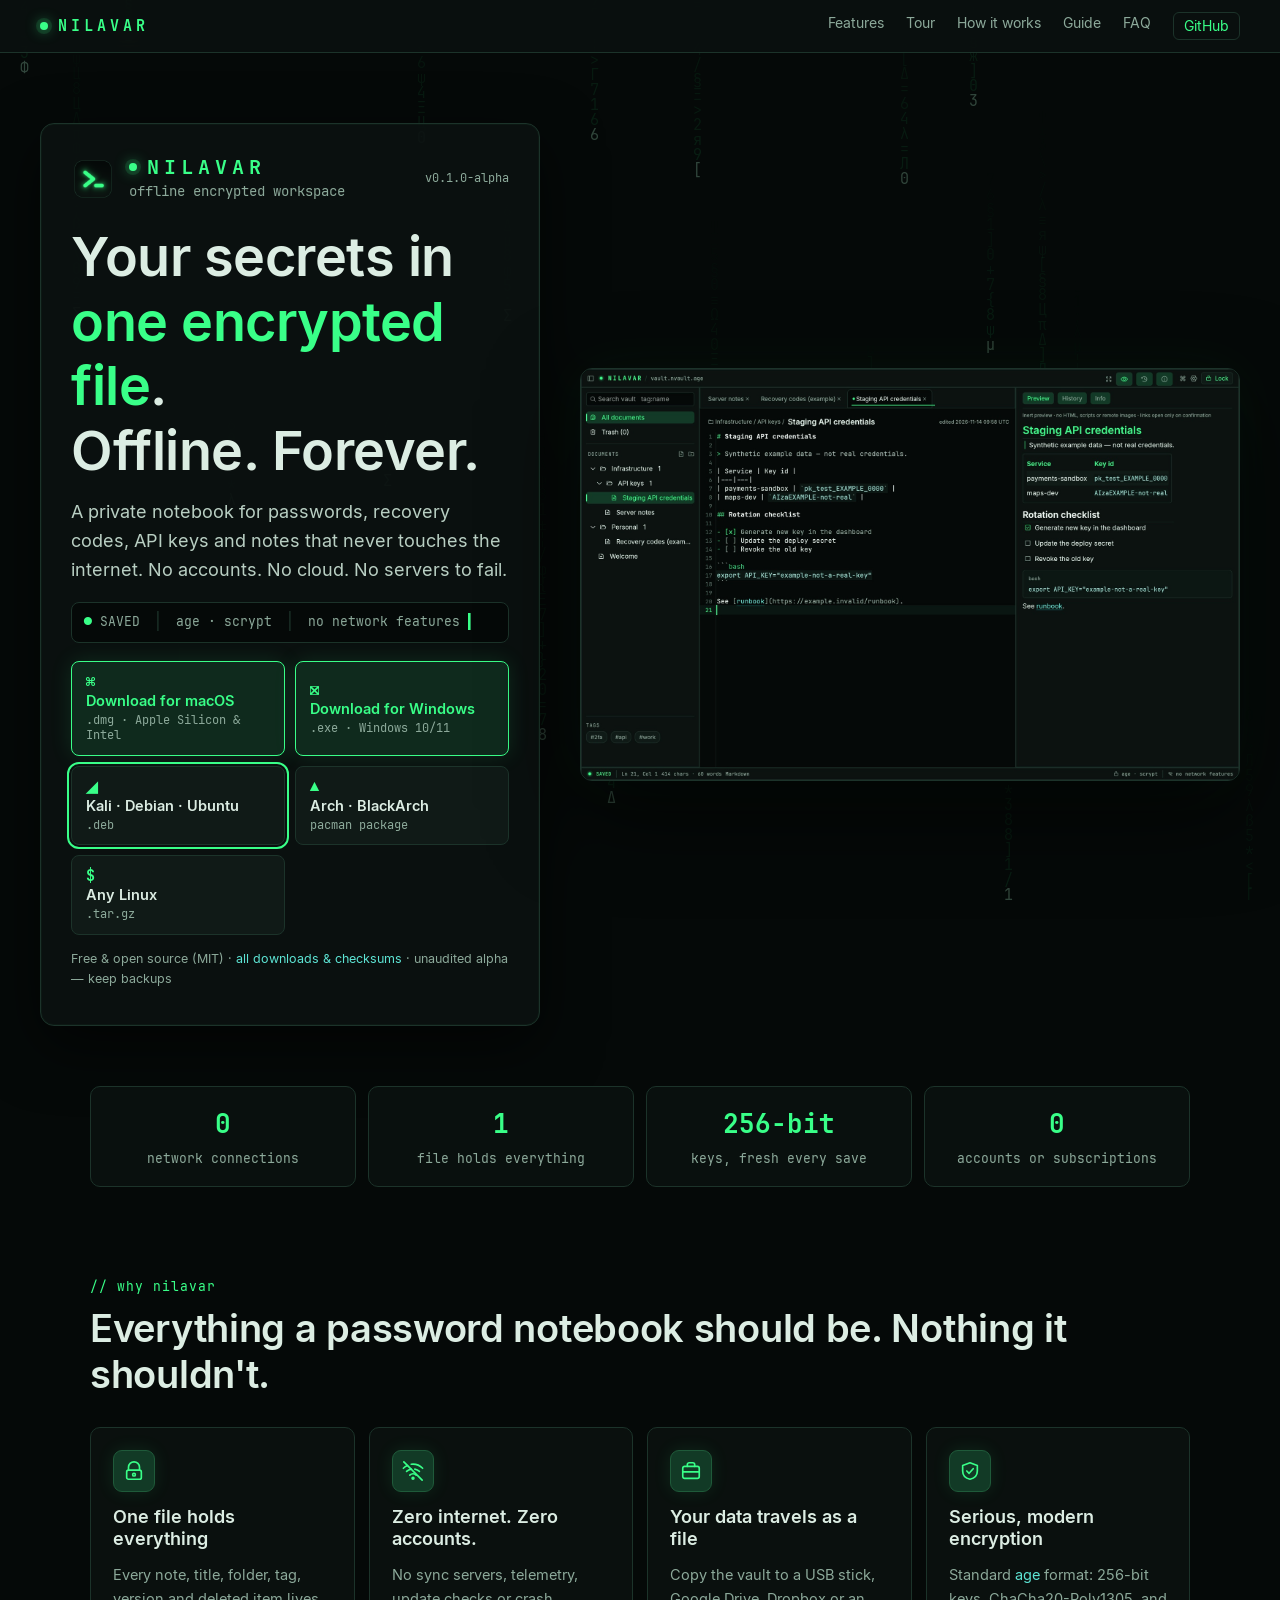
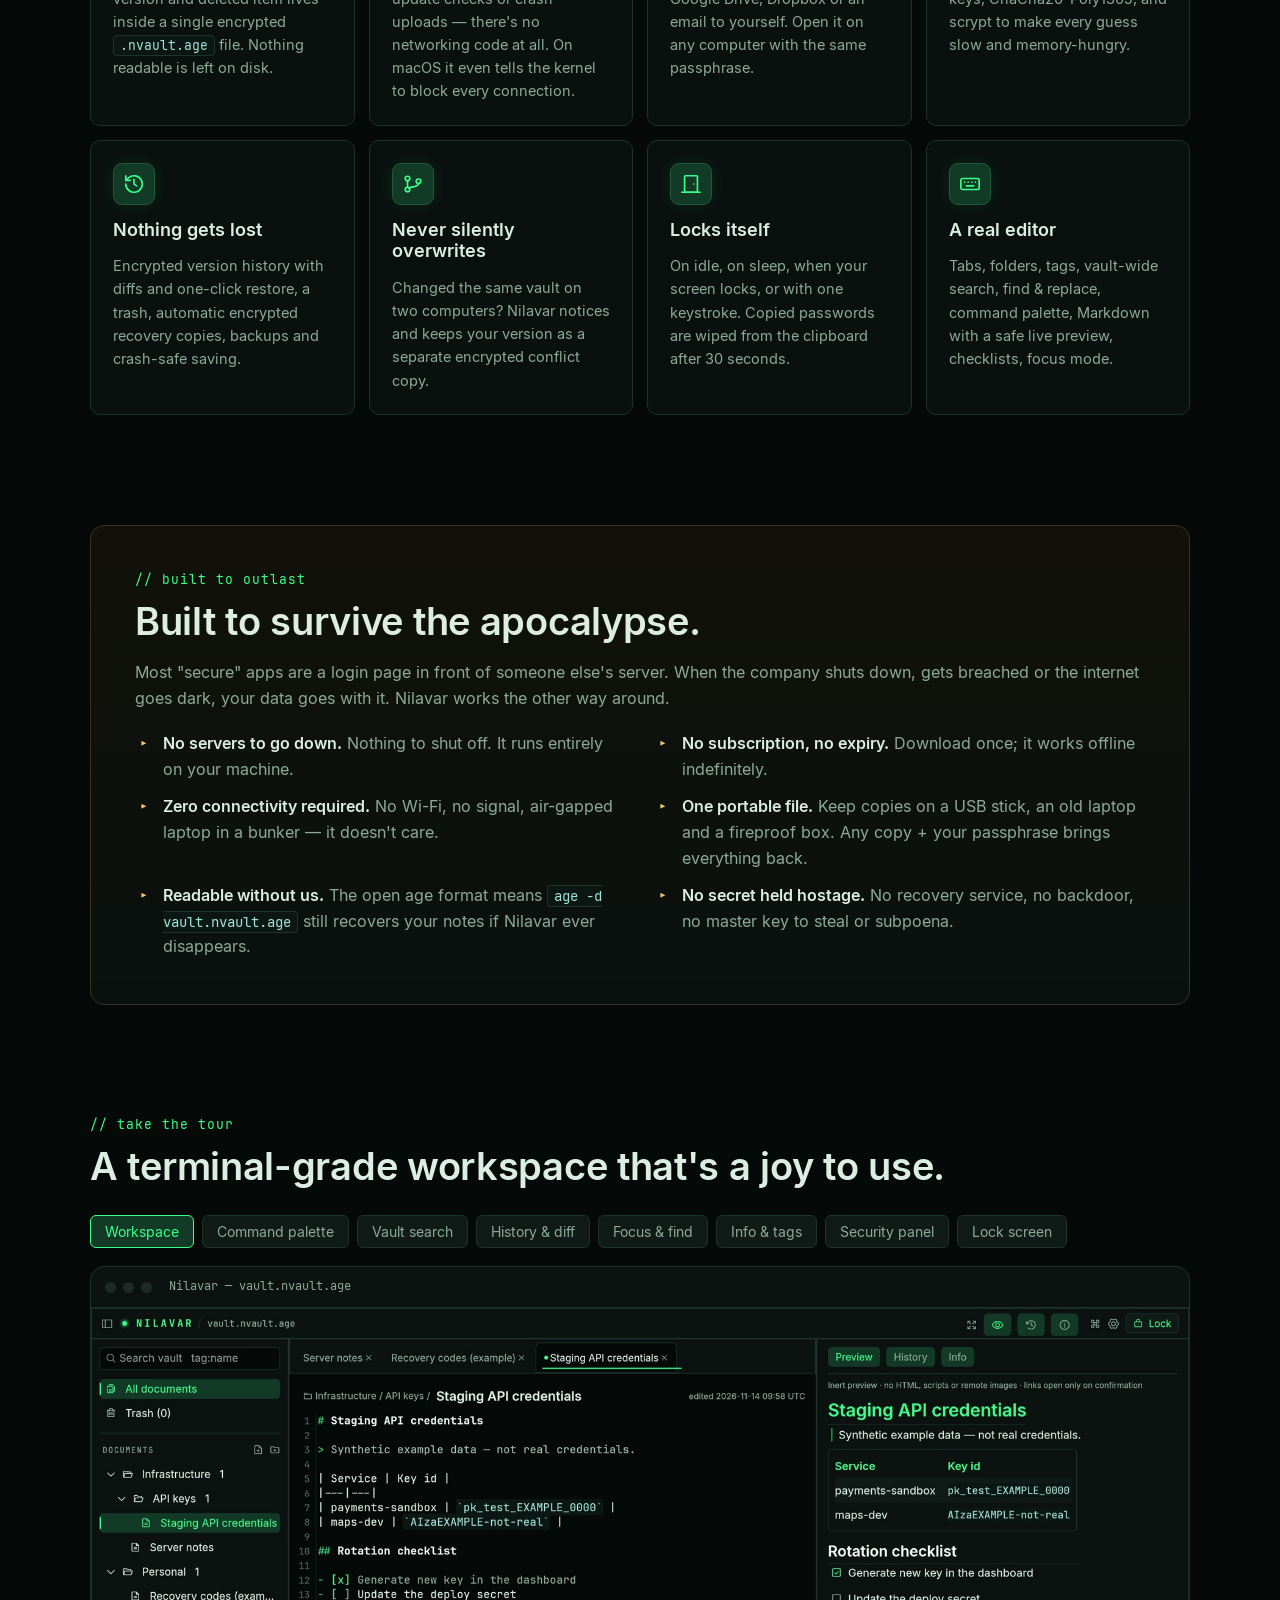
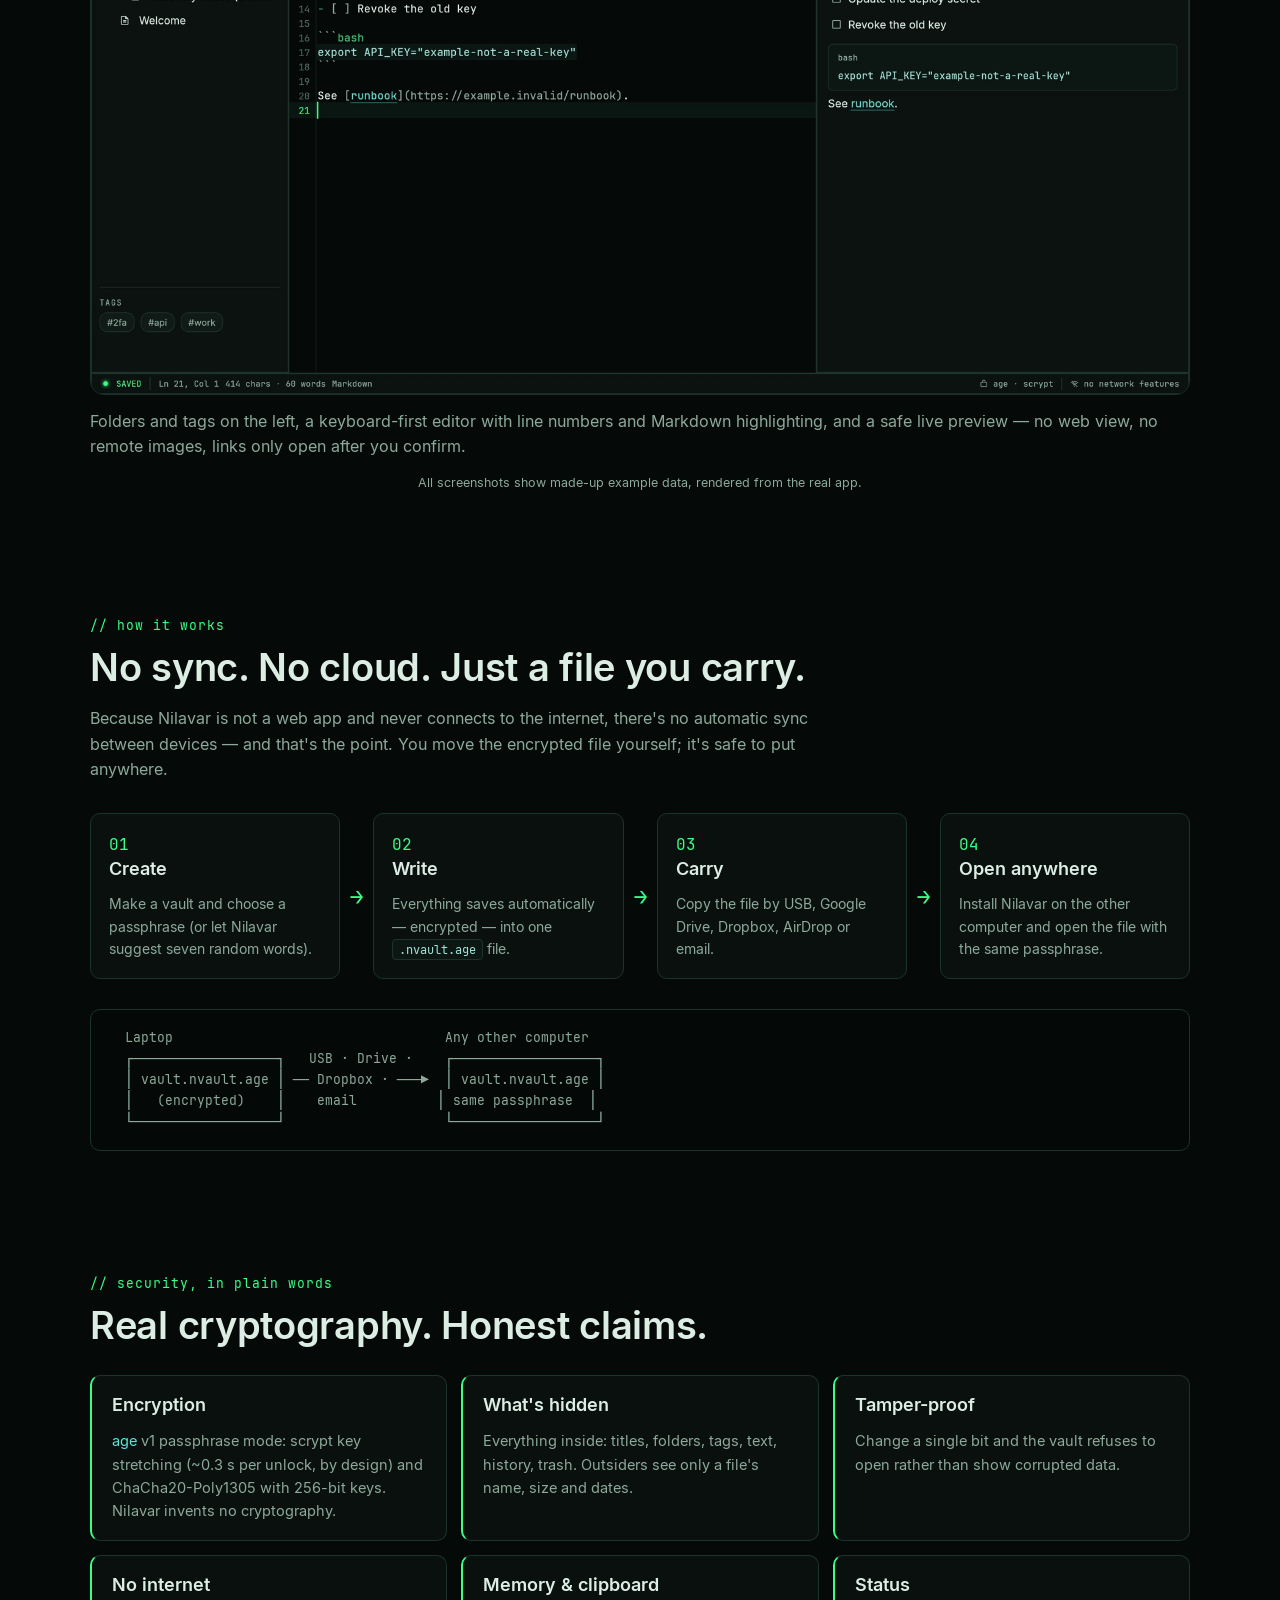
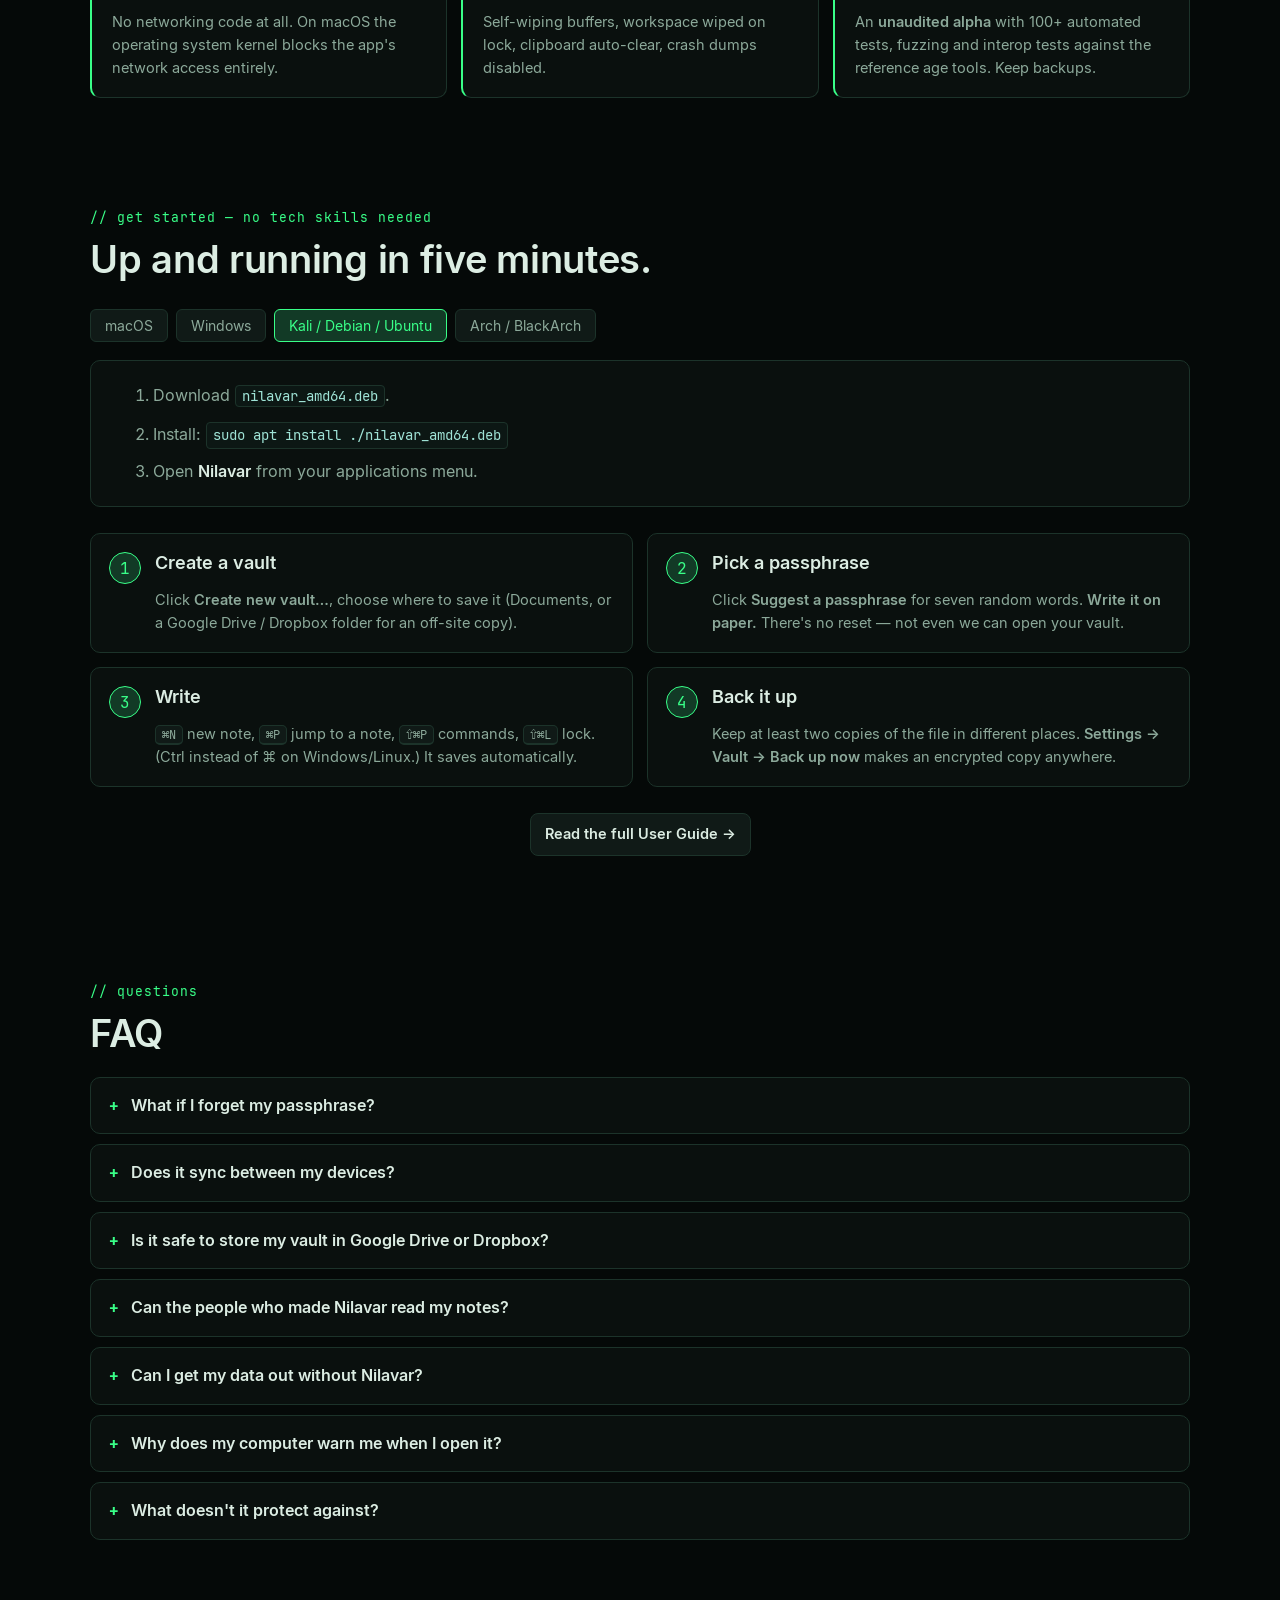
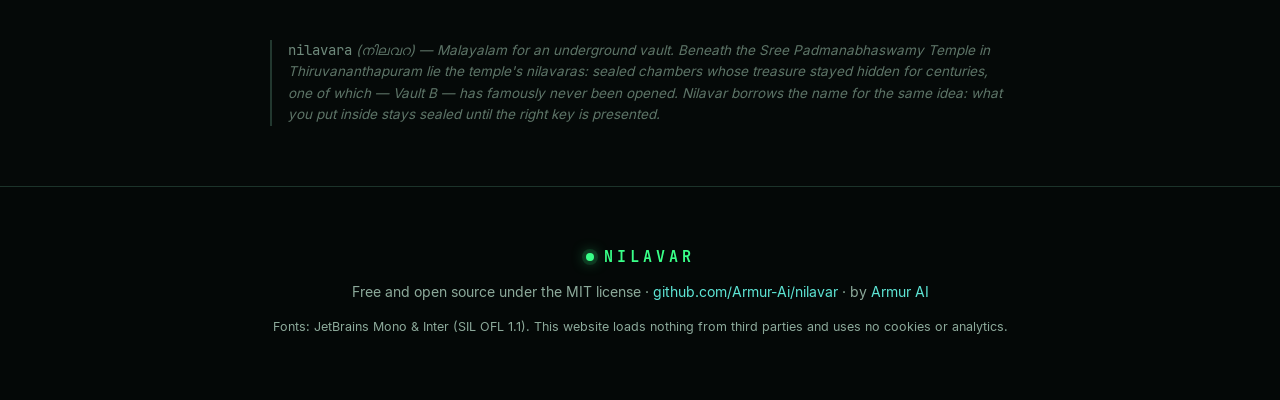
<file: site/index.html>
<!doctype html>
<html lang="en">
<head>
<meta charset="utf-8">
<meta name="viewport" content="width=device-width, initial-scale=1">
<title>Nilavar — your secrets in one encrypted file, offline forever</title>
<meta name="description" content="Nilavar is a free, open-source, offline encrypted notebook for passwords, recovery codes, keys and private notes. One encrypted file. No internet. No accounts. No cloud.">
<meta property="og:title" content="Nilavar — offline encrypted workspace">
<meta property="og:description" content="Your secrets in one encrypted file. No internet, no accounts, no servers to fail.">
<meta property="og:image" content="assets/img/welcome.jpg">
<meta name="theme-color" content="#050908">
<link rel="icon" href="favicon.png">
<link rel="stylesheet" href="assets/style.css">
</head>
<body>

<canvas id="rain" aria-hidden="true"></canvas>

<header class="topbar">
  <a class="brand" href="#top"><span class="dot"></span>NILAVAR</a>
  <nav>
    <a href="#features">Features</a>
    <a href="#tour">Tour</a>
    <a href="#how">How it works</a>
    <a href="#guide">Guide</a>
    <a href="#faq">FAQ</a>
    <a class="gh" href="https://github.com/Armur-Ai/nilavar">GitHub</a>
  </nav>
</header>

<main id="top">

<!-- HERO -->
<section class="hero">
  <div class="hero-card">
    <div class="card-head">
      <img src="assets/img/icon.png" alt="" width="44" height="44">
      <div>
        <div class="title"><span class="dot"></span>NILAVAR</div>
        <div class="mono muted small">offline encrypted workspace</div>
      </div>
      <span class="ver mono">v0.1.0-alpha</span>
    </div>
    <h1>Your secrets in <span class="g">one encrypted file</span>.<br>Offline. Forever.</h1>
    <p class="lead">A private notebook for passwords, recovery codes, API keys and notes that never touches the internet. No accounts. No cloud. No servers to fail.</p>
    <div class="term mono" aria-label="Status line">
      <span class="g">●</span> SAVED <span class="sep">│</span> age · scrypt <span class="sep">│</span> no network features <span class="cursor">▍</span>
    </div>
    <div class="dl" id="download">
      <a class="btn primary" data-os="mac" href="https://github.com/Armur-Ai/nilavar/releases/latest/download/Nilavar-macOS-universal.dmg"><span class="ico">⌘</span> Download for macOS<small>.dmg · Apple Silicon &amp; Intel</small></a>
      <a class="btn primary" data-os="win" href="https://github.com/Armur-Ai/nilavar/releases/latest/download/Nilavar-Windows-x64.exe"><span class="ico">⊞</span> Download for Windows<small>.exe · Windows 10/11</small></a>
      <a class="btn" data-os="deb" href="https://github.com/Armur-Ai/nilavar/releases/latest/download/nilavar_amd64.deb"><span class="ico">◢</span> Kali · Debian · Ubuntu<small>.deb</small></a>
      <a class="btn" data-os="arch" href="https://github.com/Armur-Ai/nilavar/releases/latest/download/nilavar-x86_64.pkg.tar.zst"><span class="ico">▲</span> Arch · BlackArch<small>pacman package</small></a>
      <a class="btn" data-os="linux" href="https://github.com/Armur-Ai/nilavar/releases/latest/download/nilavar-linux-x86_64.tar.gz"><span class="ico">$</span> Any Linux<small>.tar.gz</small></a>
    </div>
    <p class="tiny muted">Free &amp; open source (MIT) · <a href="https://github.com/Armur-Ai/nilavar/releases/latest">all downloads &amp; checksums</a> · unaudited alpha — keep backups</p>
  </div>
  <figure class="hero-shot">
    <img src="assets/img/editor-preview.jpg" alt="Nilavar editor with Markdown preview, folders and tags (example data)" loading="eager">
  </figure>
</section>

<!-- STRIP -->
<section class="strip mono">
  <div><b>0</b><span>network connections</span></div>
  <div><b>1</b><span>file holds everything</span></div>
  <div><b>256-bit</b><span>keys, fresh every save</span></div>
  <div><b>0</b><span>accounts or subscriptions</span></div>
</section>

<!-- FEATURES -->
<section id="features" class="section">
  <p class="eyebrow mono">// why nilavar</p>
  <h2>Everything a password notebook should be. Nothing it shouldn't.</h2>
  <div class="grid">
    <article class="feat"><div class="fi"><svg viewBox="0 0 24 24" aria-hidden="true"><path d="M6 11V8a6 6 0 0 1 12 0v3"/><rect x="4" y="11" width="16" height="10" rx="2"/><circle cx="12" cy="16" r="1.5"/></svg></div><h3>One file holds everything</h3><p>Every note, title, folder, tag, version and deleted item lives inside a single encrypted <code>.nvault.age</code> file. Nothing readable is left on disk.</p></article>
    <article class="feat"><div class="fi"><svg viewBox="0 0 24 24" aria-hidden="true"><path d="M2 2l20 20"/><path d="M8.5 16.5a5 5 0 0 1 7 0"/><path d="M5 12.5a10 10 0 0 1 5-2.6"/><path d="M14 10a10 10 0 0 1 5 2.5"/><path d="M1.5 9a15 15 0 0 1 4.5-3"/><path d="M10 4.6A15 15 0 0 1 22.5 9"/><circle cx="12" cy="20" r="1"/></svg></div><h3>Zero internet. Zero accounts.</h3><p>No sync servers, telemetry, update checks or crash uploads — there's no networking code at all. On macOS it even tells the kernel to block every connection.</p></article>
    <article class="feat"><div class="fi"><svg viewBox="0 0 24 24" aria-hidden="true"><rect x="3" y="7" width="18" height="13" rx="2"/><path d="M8 7V5a2 2 0 0 1 2-2h4a2 2 0 0 1 2 2v2"/><path d="M3 13h18"/></svg></div><h3>Your data travels as a file</h3><p>Copy the vault to a USB stick, Google Drive, Dropbox or an email to yourself. Open it on any computer with the same passphrase.</p></article>
    <article class="feat"><div class="fi"><svg viewBox="0 0 24 24" aria-hidden="true"><path d="M12 3l8 3v6c0 5-3.5 8-8 9-4.5-1-8-4-8-9V6z"/><path d="M8.5 12l2.5 2.5 4.5-5"/></svg></div><h3>Serious, modern encryption</h3><p>Standard <a href="https://age-encryption.org">age</a> format: 256-bit keys, ChaCha20-Poly1305, and scrypt to make every guess slow and memory-hungry.</p></article>
    <article class="feat"><div class="fi"><svg viewBox="0 0 24 24" aria-hidden="true"><path d="M3 12a9 9 0 1 0 3-6.7L3 8"/><path d="M3 3v5h5"/><path d="M12 7v5l3 2"/></svg></div><h3>Nothing gets lost</h3><p>Encrypted version history with diffs and one-click restore, a trash, automatic encrypted recovery copies, backups and crash-safe saving.</p></article>
    <article class="feat"><div class="fi"><svg viewBox="0 0 24 24" aria-hidden="true"><circle cx="6" cy="6" r="2.5"/><circle cx="6" cy="18" r="2.5"/><circle cx="18" cy="9" r="2.5"/><path d="M6 8.5v7"/><path d="M18 11.5c0 4-6 3-11 5"/></svg></div><h3>Never silently overwrites</h3><p>Changed the same vault on two computers? Nilavar notices and keeps your version as a separate encrypted conflict copy.</p></article>
    <article class="feat"><div class="fi"><svg viewBox="0 0 24 24" aria-hidden="true"><rect x="5" y="3" width="14" height="18" rx="1"/><path d="M15 12h.01"/><path d="M2 21h20"/></svg></div><h3>Locks itself</h3><p>On idle, on sleep, when your screen locks, or with one keystroke. Copied passwords are wiped from the clipboard after 30 seconds.</p></article>
    <article class="feat"><div class="fi"><svg viewBox="0 0 24 24" aria-hidden="true"><rect x="2" y="6" width="20" height="12" rx="2"/><path d="M6 10h.01M10 10h.01M14 10h.01M18 10h.01M8 14h8"/></svg></div><h3>A real editor</h3><p>Tabs, folders, tags, vault-wide search, find &amp; replace, command palette, Markdown with a safe live preview, checklists, focus mode.</p></article>
  </div>
</section>

<!-- APOCALYPSE -->
<section class="section bunker">
  <div class="bunker-inner">
    <p class="eyebrow mono amber">// built to outlast</p>
    <h2>Built to survive the apocalypse.</h2>
    <p class="muted">Most "secure" apps are a login page in front of someone else's server. When the company shuts down, gets breached or the internet goes dark, your data goes with it. Nilavar works the other way around.</p>
    <ul class="checks">
      <li><b>No servers to go down.</b> Nothing to shut off. It runs entirely on your machine.</li>
      <li><b>No subscription, no expiry.</b> Download once; it works offline indefinitely.</li>
      <li><b>Zero connectivity required.</b> No Wi-Fi, no signal, air-gapped laptop in a bunker — it doesn't care.</li>
      <li><b>One portable file.</b> Keep copies on a USB stick, an old laptop and a fireproof box. Any copy + your passphrase brings everything back.</li>
      <li><b>Readable without us.</b> The open age format means <code>age -d vault.nvault.age</code> still recovers your notes if Nilavar ever disappears.</li>
      <li><b>No secret held hostage.</b> No recovery service, no backdoor, no master key to steal or subpoena.</li>
    </ul>
  </div>
</section>

<!-- TOUR -->
<section id="tour" class="section">
  <p class="eyebrow mono">// take the tour</p>
  <h2>A terminal-grade workspace that's a joy to use.</h2>
  <div class="tabs" role="tablist">
    <button class="tab active" data-shot="editor-preview" data-cap="Folders and tags on the left, a keyboard-first editor with line numbers and Markdown highlighting, and a safe live preview — no web view, no remote images, links only open after you confirm.">Workspace</button>
    <button class="tab" data-shot="command-palette" data-cap="Every action is a few keystrokes away (⇧⌘P). The palette runs app actions only — never shell commands.">Command palette</button>
    <button class="tab" data-shot="vault-search" data-cap="Search titles, tags and text across the whole vault with highlighted snippets — computed in memory, never written to disk.">Vault search</button>
    <button class="tab" data-shot="history-diff" data-cap="Compare any saved version with the current text and restore it in one click. History is encrypted too.">History &amp; diff</button>
    <button class="tab" data-shot="focus-find" data-cap="Distraction-free focus mode with find &amp; replace, match highlighting and counts.">Focus &amp; find</button>
    <button class="tab" data-shot="info-tags" data-cap="Metadata, tags and per-note actions: encrypted export, pin, copy with auto-clear.">Info &amp; tags</button>
    <button class="tab" data-shot="about-capabilities" data-cap="An honest security panel showing exactly which protections are active on your computer — no fake indicators.">Security panel</button>
    <button class="tab" data-shot="lock" data-cap="The workspace is masked the instant it locks. Unlocking takes about a third of a second of deliberate key-stretching.">Lock screen</button>
  </div>
  <figure class="window">
    <div class="chrome"><span></span><span></span><span></span><em class="mono">Nilavar — vault.nvault.age</em></div>
    <img id="shot" src="assets/img/editor-preview.jpg" alt="Nilavar screenshot (example data)">
  </figure>
  <p id="cap" class="cap muted">Folders and tags on the left, a keyboard-first editor with line numbers and Markdown highlighting, and a safe live preview — no web view, no remote images, links only open after you confirm.</p>
  <p class="tiny muted center">All screenshots show made-up example data, rendered from the real app.</p>
</section>

<!-- HOW -->
<section id="how" class="section">
  <p class="eyebrow mono">// how it works</p>
  <h2>No sync. No cloud. Just a file you carry.</h2>
  <p class="muted narrow">Because Nilavar is not a web app and never connects to the internet, there's no automatic sync between devices — and that's the point. You move the encrypted file yourself; it's safe to put anywhere.</p>
  <div class="flow">
    <div class="node"><div class="mono g">01</div><h3>Create</h3><p>Make a vault and choose a passphrase (or let Nilavar suggest seven random words).</p></div>
    <div class="arrow mono">→</div>
    <div class="node"><div class="mono g">02</div><h3>Write</h3><p>Everything saves automatically — encrypted — into one <code>.nvault.age</code> file.</p></div>
    <div class="arrow mono">→</div>
    <div class="node"><div class="mono g">03</div><h3>Carry</h3><p>Copy the file by USB, Google Drive, Dropbox, AirDrop or email.</p></div>
    <div class="arrow mono">→</div>
    <div class="node"><div class="mono g">04</div><h3>Open anywhere</h3><p>Install Nilavar on the other computer and open the file with the same passphrase.</p></div>
  </div>
  <pre class="ascii mono" aria-label="Diagram: copy the encrypted file between computers">  Laptop                                  Any other computer
  ┌──────────────────┐   USB · Drive ·    ┌──────────────────┐
  │ vault.nvault.age │ ── Dropbox · ───▶  │ vault.nvault.age │
  │   (encrypted)    │    email          │ same passphrase  │
  └──────────────────┘                    └──────────────────┘</pre>
</section>

<!-- SECURITY -->
<section class="section">
  <p class="eyebrow mono">// security, in plain words</p>
  <h2>Real cryptography. Honest claims.</h2>
  <div class="sec">
    <div><h3>Encryption</h3><p><a href="https://age-encryption.org">age</a> v1 passphrase mode: scrypt key stretching (~0.3 s per unlock, by design) and ChaCha20-Poly1305 with 256-bit keys. Nilavar invents no cryptography.</p></div>
    <div><h3>What's hidden</h3><p>Everything inside: titles, folders, tags, text, history, trash. Outsiders see only a file's name, size and dates.</p></div>
    <div><h3>Tamper-proof</h3><p>Change a single bit and the vault refuses to open rather than show corrupted data.</p></div>
    <div><h3>No internet</h3><p>No networking code at all. On macOS the operating system kernel blocks the app's network access entirely.</p></div>
    <div><h3>Memory &amp; clipboard</h3><p>Self-wiping buffers, workspace wiped on lock, clipboard auto-clear, crash dumps disabled.</p></div>
    <div><h3>Status</h3><p>An <b>unaudited alpha</b> with 100+ automated tests, fuzzing and interop tests against the reference age tools. Keep backups.</p></div>
  </div>
</section>

<!-- GUIDE -->
<section id="guide" class="section">
  <p class="eyebrow mono">// get started — no tech skills needed</p>
  <h2>Up and running in five minutes.</h2>
  <div class="ostabs" role="tablist">
    <button class="ostab active" data-os="mac">macOS</button>
    <button class="ostab" data-os="win">Windows</button>
    <button class="ostab" data-os="deb">Kali / Debian / Ubuntu</button>
    <button class="ostab" data-os="arch">Arch / BlackArch</button>
  </div>
  <div class="ospanel" data-os="mac">
    <ol>
      <li>Download <a href="https://github.com/Armur-Ai/nilavar/releases/latest/download/Nilavar-macOS-universal.dmg"><code>Nilavar-macOS-universal.dmg</code></a> and double-click it.</li>
      <li>Drag <b>Nilavar</b> into <b>Applications</b>.</li>
      <li>First time only: <b>right-click</b> Nilavar → <b>Open</b> → <b>Open</b>. (It's a free app not registered with Apple; if there's no Open button, use <b>System Settings → Privacy &amp; Security → Open Anyway</b>.)</li>
    </ol>
  </div>
  <div class="ospanel" data-os="win" hidden>
    <ol>
      <li>Download <a href="https://github.com/Armur-Ai/nilavar/releases/latest/download/Nilavar-Windows-x64.exe"><code>Nilavar-Windows-x64.exe</code></a>.</li>
      <li>Double-click it. If you see <b>"Windows protected your PC"</b>, click <b>More info → Run anyway</b> (the app isn't code-signed).</li>
      <li>Tip: keep the .exe in a folder like <i>Documents\Nilavar</i> and pin it to the taskbar.</li>
    </ol>
  </div>
  <div class="ospanel" data-os="deb" hidden>
    <ol>
      <li>Download <a href="https://github.com/Armur-Ai/nilavar/releases/latest/download/nilavar_amd64.deb"><code>nilavar_amd64.deb</code></a>.</li>
      <li>Install: <code class="cmd">sudo apt install ./nilavar_amd64.deb</code></li>
      <li>Open <b>Nilavar</b> from your applications menu.</li>
    </ol>
  </div>
  <div class="ospanel" data-os="arch" hidden>
    <ol>
      <li>Download <a href="https://github.com/Armur-Ai/nilavar/releases/latest/download/nilavar-x86_64.pkg.tar.zst"><code>nilavar-x86_64.pkg.tar.zst</code></a>.</li>
      <li>Install: <code class="cmd">sudo pacman -U nilavar-x86_64.pkg.tar.zst</code></li>
      <li>Or build from source with the <a href="https://github.com/Armur-Ai/nilavar/blob/main/packaging/arch/PKGBUILD">PKGBUILD</a>: <code class="cmd">makepkg -si</code></li>
    </ol>
  </div>

  <div class="steps">
    <div class="step"><span class="n mono">1</span><div><h3>Create a vault</h3><p>Click <b>Create new vault…</b>, choose where to save it (Documents, or a Google Drive / Dropbox folder for an off-site copy).</p></div></div>
    <div class="step"><span class="n mono">2</span><div><h3>Pick a passphrase</h3><p>Click <b>Suggest a passphrase</b> for seven random words. <b>Write it on paper.</b> There's no reset — not even we can open your vault.</p></div></div>
    <div class="step"><span class="n mono">3</span><div><h3>Write</h3><p><kbd>⌘N</kbd> new note, <kbd>⌘P</kbd> jump to a note, <kbd>⇧⌘P</kbd> commands, <kbd>⇧⌘L</kbd> lock. (Ctrl instead of ⌘ on Windows/Linux.) It saves automatically.</p></div></div>
    <div class="step"><span class="n mono">4</span><div><h3>Back it up</h3><p>Keep at least two copies of the file in different places. <b>Settings → Vault → Back up now</b> makes an encrypted copy anywhere.</p></div></div>
  </div>
  <p class="center"><a class="btn" href="https://github.com/Armur-Ai/nilavar/blob/main/docs/USER_GUIDE.md">Read the full User Guide →</a></p>
</section>

<!-- FAQ -->
<section id="faq" class="section">
  <p class="eyebrow mono">// questions</p>
  <h2>FAQ</h2>
  <div class="faq">
    <details><summary>What if I forget my passphrase?</summary><p>The vault can't be opened. There is no reset, no recovery email and no backdoor — that's what keeps it safe. Write the passphrase down and store it somewhere safe.</p></details>
    <details><summary>Does it sync between my devices?</summary><p>Not automatically — Nilavar never goes online. Copy the vault file to the other device (or keep it in a cloud-synced folder) and open it with the same passphrase. If two computers change it at once, Nilavar keeps both versions instead of overwriting.</p></details>
    <details><summary>Is it safe to store my vault in Google Drive or Dropbox?</summary><p>Yes — they only ever see an encrypted file of a certain size. Use a strong passphrase, since anyone holding the file could try to guess it.</p></details>
    <details><summary>Can the people who made Nilavar read my notes?</summary><p>No. Nothing leaves your computer and only your passphrase can decrypt the vault.</p></details>
    <details><summary>Can I get my data out without Nilavar?</summary><p>Yes. The vault is a standard age file with a documented layout. <code>age -d vault.nvault.age</code> plus your passphrase gives you everything as text.</p></details>
    <details><summary>Why does my computer warn me when I open it?</summary><p>The builds aren't signed with paid Apple/Microsoft developer certificates yet. The app is open source; you can verify downloads with the published SHA256 checksums or build it yourself.</p></details>
    <details><summary>What doesn't it protect against?</summary><p>A virus already on your computer, someone using it while the vault is unlocked, or someone watching your screen. Lock it when you step away. It's an alpha that hasn't had an independent audit yet — keep backups.</p></details>
  </div>
</section>

<!-- LORE -->
<section class="lore">
  <p><span class="mono">nilavara</span> (നിലവറ) — Malayalam for an underground vault. Beneath the Sree Padmanabhaswamy Temple in Thiruvananthapuram lie the temple's <i>nilavaras</i>: sealed chambers whose treasure stayed hidden for centuries, one of which — Vault B — has famously never been opened. Nilavar borrows the name for the same idea: what you put inside stays sealed until the right key is presented.</p>
</section>

</main>

<footer class="footer">
  <div class="brand"><span class="dot"></span>NILAVAR</div>
  <p class="muted small">Free and open source under the MIT license · <a href="https://github.com/Armur-Ai/nilavar">github.com/Armur-Ai/nilavar</a> · by <a href="https://github.com/Armur-Ai">Armur AI</a></p>
  <p class="muted tiny">Fonts: JetBrains Mono &amp; Inter (SIL OFL 1.1). This website loads nothing from third parties and uses no cookies or analytics.</p>
</footer>

<script src="assets/site.js"></script>
</body>
</html>
</file>
<file: site/assets/style.css>
@font-face { font-family: "Inter"; src: url("fonts/Inter-Regular.ttf") format("truetype"); font-weight: 400; font-display: swap; }
@font-face { font-family: "Inter"; src: url("fonts/Inter-SemiBold.ttf") format("truetype"); font-weight: 600; font-display: swap; }
@font-face { font-family: "JetBrains Mono"; src: url("fonts/JetBrainsMono-Regular.ttf") format("truetype"); font-weight: 400; font-display: swap; }
@font-face { font-family: "JetBrains Mono"; src: url("fonts/JetBrainsMono-Bold.ttf") format("truetype"); font-weight: 700; font-display: swap; }

:root {
  --bg: #050908;
  --panel: #0B1210;
  --panel-hi: #101A17;
  --border: #1C332A;
  --text: #DCEDE3;
  --muted: #8CA99A;
  --green: #39FF88;
  --green-dim: #123A26;
  --cyan: #5DE4D4;
  --amber: #F5C96A;
  --red: #FF6B76;
  --radius: 10px;
  --mono: "JetBrains Mono", ui-monospace, SFMono-Regular, Menlo, monospace;
  --sans: "Inter", system-ui, -apple-system, "Segoe UI", sans-serif;
}

* { box-sizing: border-box; }
html { scroll-behavior: smooth; }
body {
  margin: 0;
  min-width: 0;
  background: var(--bg);
  color: var(--text);
  font: 16px/1.6 var(--sans);
  -webkit-font-smoothing: antialiased;
  overflow-x: hidden;
}
a { color: var(--cyan); text-decoration: none; }
a:hover { text-decoration: underline; }
code, kbd, .mono { font-family: var(--mono); }
code { background: #0C1714; border: 1px solid var(--border); border-radius: 4px; padding: 1px 6px; font-size: .88em; color: #9FE3D6; }
kbd { background: var(--panel-hi); border: 1px solid var(--border); border-bottom-width: 2px; border-radius: 5px; padding: 0 6px; font-size: .85em; }
img { max-width: 100%; display: block; }
:focus-visible { outline: 2px solid var(--cyan); outline-offset: 3px; border-radius: 6px; }

.g { color: var(--green); }
.amber { color: var(--amber); }
.muted { color: var(--muted); }
.small { font-size: 14px; }
.tiny { font-size: 12.5px; }
.center { text-align: center; }
.narrow { max-width: 760px; }

#rain { position: fixed; inset: 0; width: 100%; height: 100%; z-index: 0; opacity: .55; pointer-events: none; }

.topbar {
  position: sticky; top: 0; z-index: 10;
  display: flex; align-items: center; justify-content: space-between; gap: 16px;
  padding: 12px clamp(16px, 4vw, 40px);
  background: rgba(11, 18, 16, .82);
  backdrop-filter: blur(10px);
  border-bottom: 1px solid var(--border);
}
.brand { display: flex; align-items: center; gap: 10px; font: 700 15px var(--mono); letter-spacing: 4px; color: var(--green); }
.brand:hover { text-decoration: none; }
.dot { width: 8px; height: 8px; border-radius: 50%; background: var(--green); box-shadow: 0 0 0 4px rgba(57,255,136,.12), 0 0 14px rgba(57,255,136,.8); display: inline-block; }
.topbar nav { display: flex; gap: 22px; flex-wrap: wrap; }
.topbar nav a { color: var(--muted); font-size: 14px; }
.topbar nav a:hover { color: var(--text); text-decoration: none; }
.topbar nav .gh { color: var(--green); border: 1px solid var(--border); border-radius: 6px; padding: 2px 10px; }

main { position: relative; z-index: 1; }
.section { max-width: 1180px; margin: 0 auto; padding: 90px clamp(16px, 4vw, 40px) 20px; }
.eyebrow { color: var(--green); font-size: 13px; letter-spacing: 1px; margin: 0 0 8px; }
h1, h2, h3 { line-height: 1.2; margin: 0 0 14px; }
h1 { font-size: clamp(32px, 4.6vw, 54px); font-weight: 600; letter-spacing: -.5px; }
h2 { font-size: clamp(26px, 3.2vw, 38px); font-weight: 600; letter-spacing: -.3px; }
h3 { font-size: 18px; font-weight: 600; }

/* HERO */
.hero {
  max-width: 1320px; margin: 0 auto; padding: 70px clamp(16px, 4vw, 40px) 30px;
  display: grid; grid-template-columns: minmax(0, 500px) minmax(0, 1fr); gap: 40px; align-items: center;
}
.hero-card {
  background: rgba(11, 18, 16, .94);
  border: 1px solid var(--border); border-radius: 14px;
  padding: 30px 30px 24px;
  box-shadow: 0 20px 60px rgba(0,0,0,.6), 0 0 0 1px rgba(57,255,136,.03) inset;
}
.card-head { display: flex; align-items: center; gap: 14px; margin-bottom: 22px; }
.card-head img { border-radius: 10px; }
.card-head .title { display: flex; align-items: center; gap: 10px; font: 700 20px var(--mono); letter-spacing: 5px; color: var(--green); }
.card-head .ver { margin-left: auto; color: var(--muted); font-size: 12px; }
.lead { color: #B9CFC3; font-size: 18px; margin: 0 0 18px; }
.term {
  max-width: 100%; text-overflow: ellipsis;
  background: var(--bg); border: 1px solid var(--border); border-radius: 8px;
  padding: 9px 12px; font-size: 13px; color: var(--muted); margin-bottom: 18px; white-space: nowrap; overflow: hidden;
}
.term .sep { color: var(--border); margin: 0 6px; }
.cursor { color: var(--green); animation: blink 1.1s steps(1) infinite; }
@keyframes blink { 50% { opacity: 0; } }

.dl { display: grid; grid-template-columns: 1fr 1fr; gap: 10px; margin-bottom: 14px; }
.btn {
  display: flex; flex-direction: column; justify-content: center;
  padding: 11px 14px; border-radius: 8px;
  background: var(--panel-hi); border: 1px solid var(--border);
  color: var(--text); font-weight: 600; font-size: 14.5px; line-height: 1.3;
  transition: border-color .15s, background .15s, transform .15s;
}
.btn small { color: var(--muted); font-weight: 400; font-size: 12px; font-family: var(--mono); margin-top: 2px; }
.btn .ico { font-family: var(--mono); color: var(--green); margin-right: 6px; }
.btn:hover { text-decoration: none; border-color: #2C5A46; background: #13211C; transform: translateY(-1px); }
.btn.primary { background: #0F2A1D; border-color: var(--green); color: var(--green); box-shadow: 0 0 22px rgba(57,255,136,.12); }
.btn.primary:hover { background: #12341f; }
.btn.recommended { outline: 2px solid var(--green); outline-offset: 2px; }
.section .btn { display: inline-flex; flex-direction: row; }

.hero-shot { margin: 0; min-width: 0; }
.hero-shot img { width: 100%; }
.hero-shot img, .window img {
  border-radius: 12px; border: 1px solid var(--border);
  box-shadow: 0 30px 90px rgba(0,0,0,.7), 0 0 60px rgba(57,255,136,.05);
}

.strip {
  max-width: 1180px; margin: 30px auto 0; padding: 0 clamp(16px, 4vw, 40px);
  display: grid; grid-template-columns: repeat(4, 1fr); gap: 12px;
}
.strip div { background: rgba(11,18,16,.9); border: 1px solid var(--border); border-radius: var(--radius); padding: 16px; text-align: center; }
.strip b { display: block; font-size: 26px; color: var(--green); }
.strip span { color: var(--muted); font-size: 12.5px; }

/* FEATURES */
.grid { display: grid; grid-template-columns: repeat(4, 1fr); gap: 14px; margin-top: 30px; }
.feat {
  background: rgba(11,18,16,.92); border: 1px solid var(--border); border-radius: var(--radius);
  padding: 22px; transition: border-color .2s, transform .2s;
}
.feat:hover { border-color: #2C5A46; transform: translateY(-2px); }
.feat .fi {
  width: 42px; height: 42px; display: grid; place-items: center; margin-bottom: 14px;
  border-radius: 9px; background: var(--green-dim); border: 1px solid #1F5A3A; color: var(--green);
  box-shadow: 0 0 18px rgba(57,255,136,.10);
}
.feat .fi svg { width: 22px; height: 22px; fill: none; stroke: currentColor; stroke-width: 1.8; stroke-linecap: round; stroke-linejoin: round; }
.feat p { color: var(--muted); font-size: 14.5px; margin: 0; }

/* BUNKER */
.bunker-inner {
  background: linear-gradient(180deg, rgba(42,34,14,.35), rgba(11,18,16,.92));
  border: 1px solid #3A3220; border-radius: 14px; padding: clamp(24px, 4vw, 44px);
}
.checks { list-style: none; padding: 0; margin: 20px 0 0; display: grid; grid-template-columns: 1fr 1fr; gap: 12px 28px; }
.checks li { position: relative; padding-left: 28px; color: var(--muted); }
.checks li::before { content: "▸"; position: absolute; left: 4px; color: var(--amber); font-family: var(--mono); }
.checks b { color: var(--text); }

/* TOUR */
.tabs, .ostabs { display: flex; flex-wrap: wrap; gap: 8px; margin: 26px 0 18px; }
.tab, .ostab {
  font: 500 14px var(--sans); color: var(--muted); cursor: pointer;
  background: var(--panel-hi); border: 1px solid var(--border); border-radius: 6px; padding: 7px 14px;
}
.tab:hover, .ostab:hover { color: var(--text); }
.tab.active, .ostab.active { color: var(--green); background: var(--green-dim); border-color: var(--green); }
.window { margin: 0; background: var(--panel); border: 1px solid var(--border); border-radius: 14px; overflow: hidden; }
.window .chrome { display: flex; align-items: center; gap: 7px; padding: 10px 14px; border-bottom: 1px solid var(--border); }
.window .chrome span { width: 11px; height: 11px; border-radius: 50%; background: #1E2A26; }
.window .chrome em { margin-left: 10px; font-style: normal; font-size: 12px; color: var(--muted); }
.window img { border: 0; border-radius: 0; box-shadow: none; transition: opacity .2s; }
.cap { min-height: 52px; margin: 14px 0 0; }

/* HOW */
.flow { display: grid; grid-template-columns: 1fr auto 1fr auto 1fr auto 1fr; gap: 10px; align-items: stretch; margin: 30px 0; }
.node { background: rgba(11,18,16,.92); border: 1px solid var(--border); border-radius: var(--radius); padding: 18px; }
.node p { color: var(--muted); font-size: 14px; margin: 0; }
.arrow { align-self: center; color: var(--green); font-size: 22px; }
.ascii { background: rgba(5,9,8,.9); border: 1px solid var(--border); border-radius: var(--radius); padding: 18px; color: var(--muted); overflow-x: auto; font-size: 13px; }

/* SECURITY */
.sec { display: grid; grid-template-columns: repeat(3, 1fr); gap: 14px; margin-top: 26px; }
.sec > div { background: rgba(11,18,16,.92); border: 1px solid var(--border); border-left: 2px solid var(--green); border-radius: var(--radius); padding: 18px 20px; }
.sec p { color: var(--muted); font-size: 14.5px; margin: 0; }

/* GUIDE */
.ospanel { background: rgba(11,18,16,.92); border: 1px solid var(--border); border-radius: var(--radius); padding: 6px 22px; }
.ospanel li { margin: 10px 0; color: var(--muted); }
.ospanel li b { color: var(--text); }
.cmd { display: inline-block; margin-top: 4px; }
.steps { display: grid; grid-template-columns: 1fr 1fr; gap: 14px; margin: 26px 0; }
.step { display: flex; gap: 14px; background: rgba(11,18,16,.92); border: 1px solid var(--border); border-radius: var(--radius); padding: 18px; }
.step .n { flex: none; width: 32px; height: 32px; border-radius: 50%; display: grid; place-items: center; background: var(--green-dim); color: var(--green); border: 1px solid var(--green); }
.step p { color: var(--muted); font-size: 14.5px; margin: 0; }

/* FAQ */
.faq { margin-top: 20px; display: grid; gap: 10px; }
details { background: rgba(11,18,16,.92); border: 1px solid var(--border); border-radius: var(--radius); padding: 0 18px; }
summary { cursor: pointer; padding: 15px 0; font-weight: 600; list-style: none; }
summary::-webkit-details-marker { display: none; }
summary::before { content: "+"; font-family: var(--mono); color: var(--green); margin-right: 12px; }
details[open] summary::before { content: "−"; }
details p { color: var(--muted); margin: 0 0 16px; }

/* LORE */
.lore { max-width: 820px; margin: 80px auto 0; padding: 0 clamp(16px, 4vw, 40px); }
.lore p { color: #5E7568; font-size: 13.5px; font-style: italic; border-left: 2px solid #22382F; padding-left: 16px; }
.lore .mono { font-style: normal; color: #6E897B; }

.footer { position: relative; z-index: 1; text-align: center; padding: 60px 20px 50px; border-top: 1px solid var(--border); margin-top: 60px; background: rgba(5,9,8,.9); }
.footer .brand { justify-content: center; margin-bottom: 10px; }

@media (max-width: 1080px) {
  .hero { grid-template-columns: minmax(0, 1fr); }
  .grid { grid-template-columns: repeat(2, 1fr); }
  .sec { grid-template-columns: repeat(2, 1fr); }
  .flow { grid-template-columns: 1fr 1fr; }
  .flow .arrow { display: none; }
}
@media (max-width: 680px) {
  .topbar nav a:not(.gh) { display: none; }
  .dl, .grid, .sec, .steps, .checks, .flow { grid-template-columns: minmax(0, 1fr); }
  .strip { grid-template-columns: repeat(2, minmax(0, 1fr)); }
  .hero { padding-top: 28px; }
  .hero-card { padding: 22px 18px; }
  .card-head .title { letter-spacing: 3px; font-size: 18px; }
  .tab, .ostab { padding: 6px 10px; font-size: 13px; }
  .section { padding-top: 64px; }
}
@media (prefers-reduced-motion: reduce) {
  html { scroll-behavior: auto; }
  .cursor { animation: none; }
  .feat, .btn { transition: none; }
}
</file>
